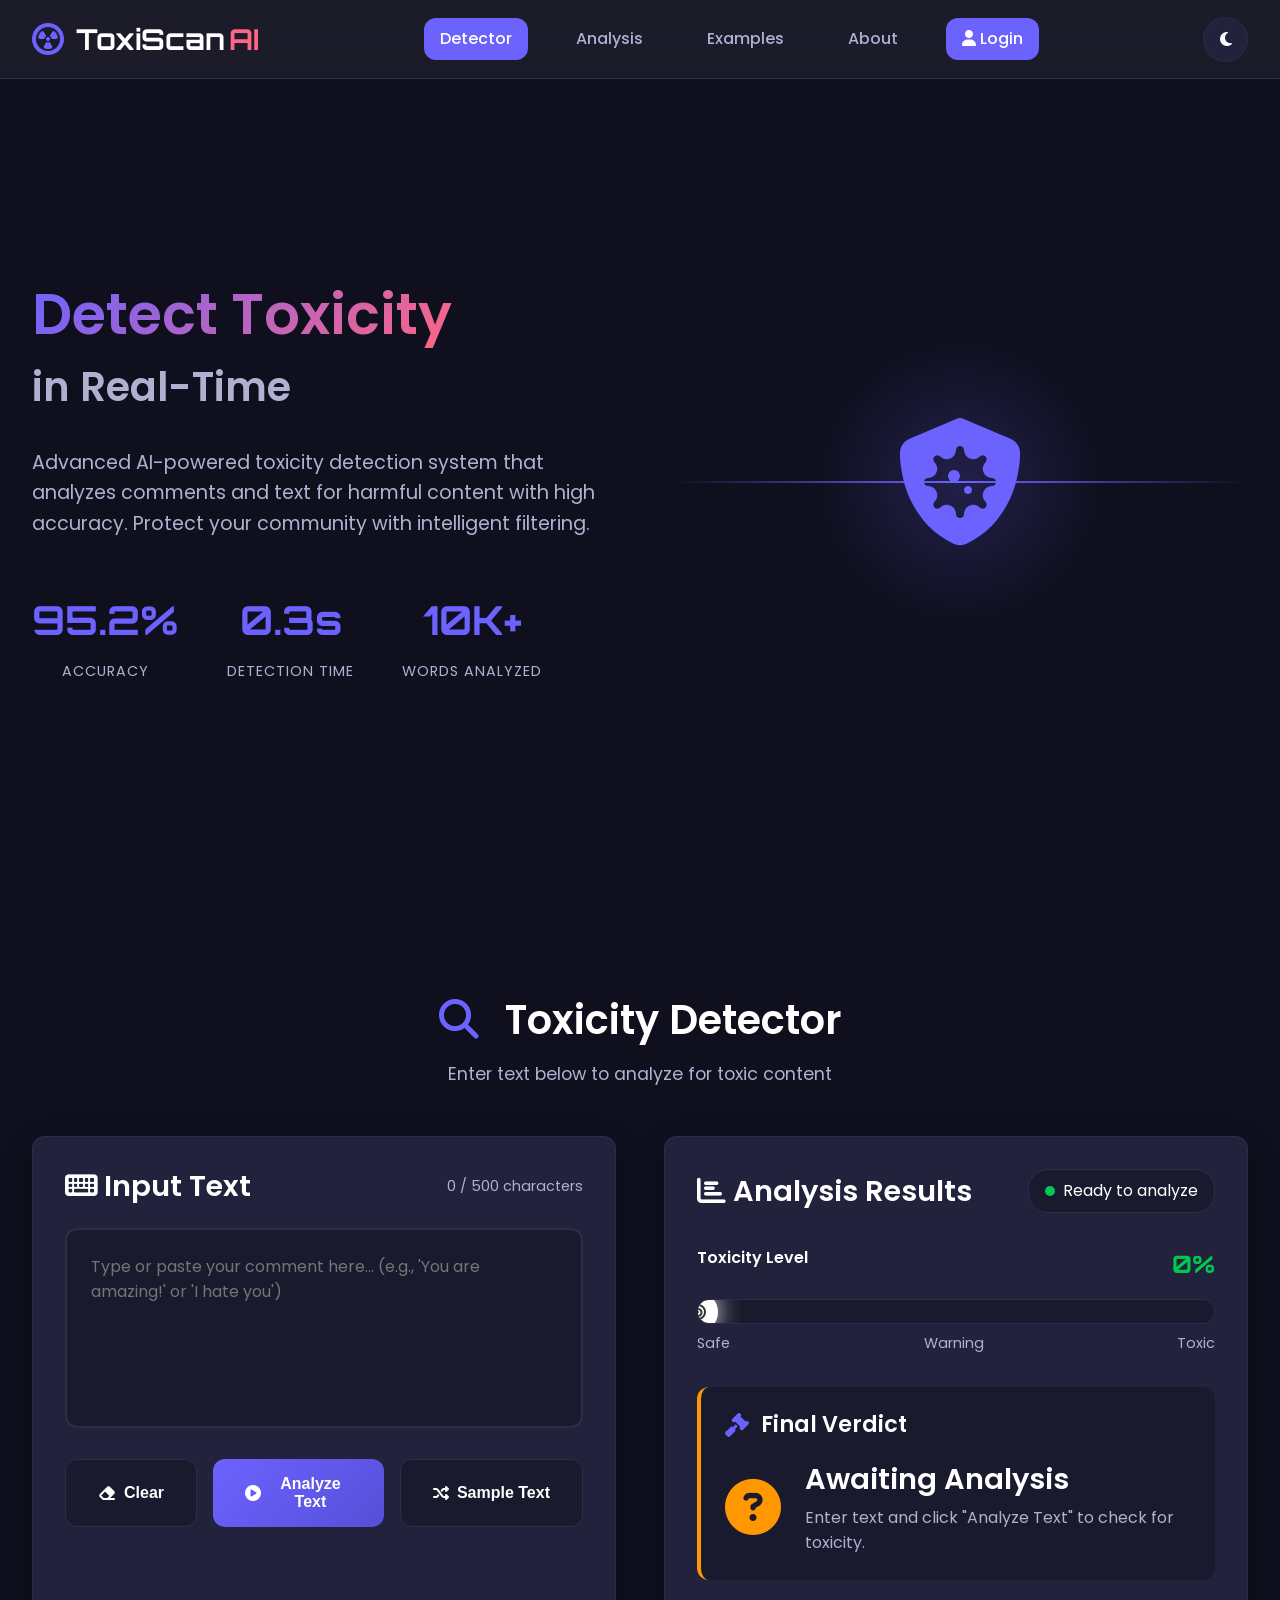
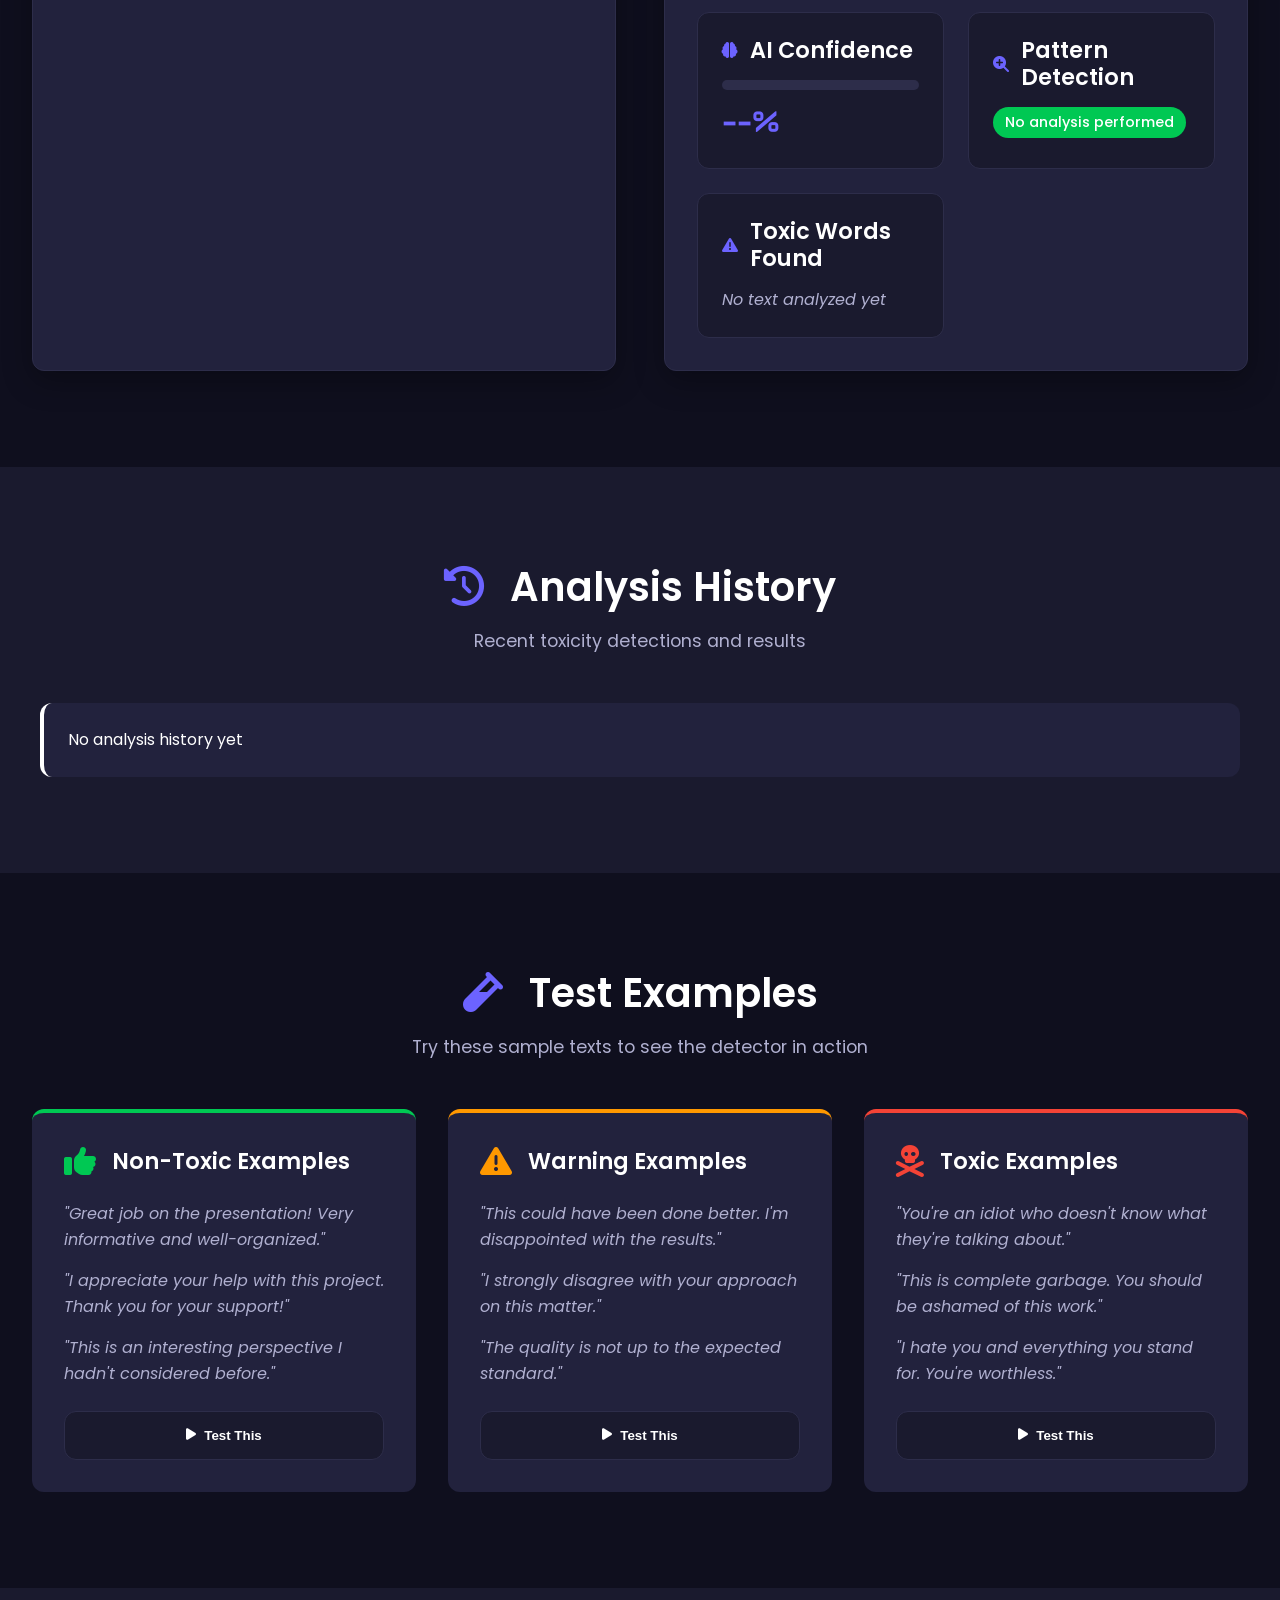
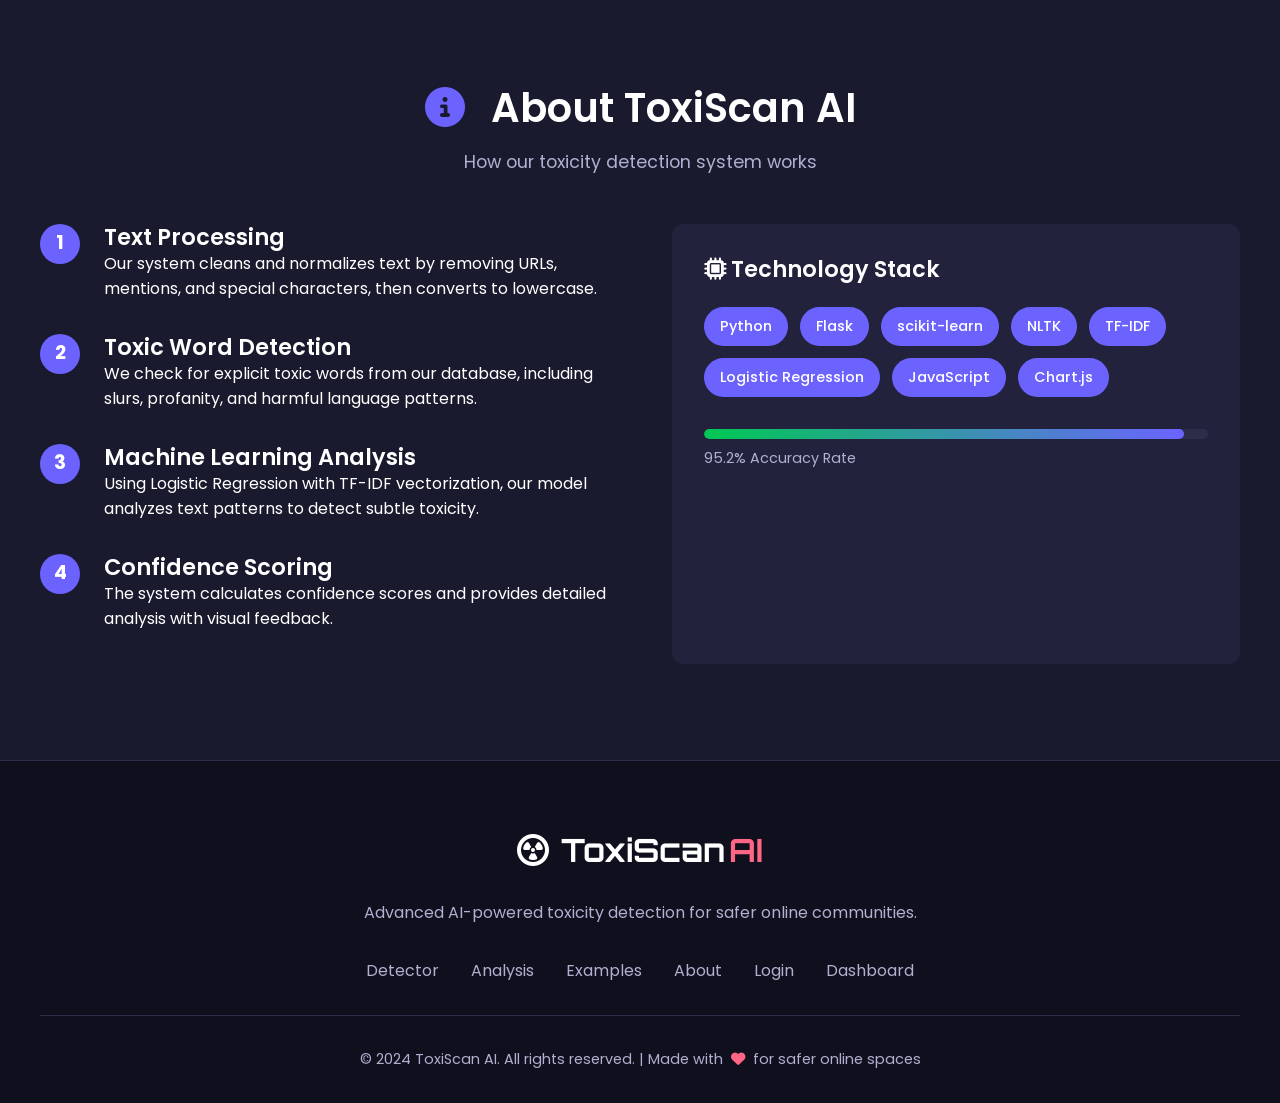
<file: templates/index.html>
<!doctype html>
<html lang="en" spellcheck="false">
<head>
    <meta charset="UTF-8" />
    <meta name="viewport" content="width=device-width, initial-scale=1.0" />
    <title>ToxiScan AI | Toxic Comment Detector</title>
    <link rel="stylesheet" href="https://cdnjs.cloudflare.com/ajax/libs/font-awesome/6.4.0/css/all.min.css" />
    <link rel="stylesheet" href="/static/css/style.css" />
    <link rel="preconnect" href="https://fonts.googleapis.com" />
    <link rel="preconnect" href="https://fonts.gstatic.com" crossorigin />
    <link href="https://fonts.googleapis.com/css2?family=Poppins:wght@300;400;500;600;700&family=Orbitron:wght@400;500;600&display=swap" rel="stylesheet" />
    <link rel="icon" type="image/x-icon" href="data:image/svg+xml,<svg xmlns='http://www.w3.org/2000/svg' viewBox='0 0 100 100'><text y='.9em' font-size='90'>☣️</text></svg>" />
</head>
<body>
    <!-- Navigation -->
    <nav class="navbar">
        <div class="nav-container">
            <div class="logo">
                <i class="fas fa-radiation-alt"></i>
                <span>ToxiScan<span class="logo-ai">AI</span></span>
            </div>
            <div class="nav-links">
                <a href="#detector" class="nav-link active">Detector</a>
                <a href="#analysis" class="nav-link">Analysis</a>
                <a href="#examples" class="nav-link">Examples</a>
                <a href="#about" class="nav-link">About</a>
                <!-- Login button - opens in new tab -->
                <a href="/login" class="nav-link login-btn-nav" target="_blank">
                    <i class="fas fa-user"></i> Login
                </a>
            </div>
            <div class="theme-toggle">
                <i class="fas fa-moon"></i>
            </div>
        </div>
    </nav>

    <!-- Hero Section -->
    <section class="hero">
        <div class="hero-content">
            <h1 class="hero-title">
                <span class="hero-gradient">Detect Toxicity</span>
                <br />
                <span class="hero-subtitle">in Real-Time</span>
            </h1>
            <p class="hero-description">
                Advanced AI-powered toxicity detection system that analyzes comments
                and text for harmful content with high accuracy. Protect your
                community with intelligent filtering.
            </p>
            <div class="hero-stats">
                <div class="stat">
                    <div class="stat-value">95.2%</div>
                    <div class="stat-label">Accuracy</div>
                </div>
                <div class="stat">
                    <div class="stat-value">0.3s</div>
                    <div class="stat-label">Detection Time</div>
                </div>
                <div class="stat">
                    <div class="stat-value">10K+</div>
                    <div class="stat-label">Words Analyzed</div>
                </div>
            </div>
        </div>
        <div class="hero-visual">
            <div class="pulse-circle"></div>
            <div class="scan-line"></div>
            <i class="fas fa-shield-virus"></i>
        </div>
    </section>

    <!-- Main Detector Section -->
    <section id="detector" class="detector-section">
        <div class="section-header">
            <h2><i class="fas fa-search"></i> Toxicity Detector</h2>
            <p>Enter text below to analyze for toxic content</p>
        </div>

        <div class="detector-container">
            <div class="input-area">
                <div class="input-header">
                    <h3><i class="fas fa-keyboard"></i> Input Text</h3>
                    <div class="char-count">
                        <span id="charCount">0</span> / 500 characters
                    </div>
                </div>
                <textarea id="textInput" placeholder="Type or paste your comment here... (e.g., 'You are amazing!' or 'I hate you')" maxlength="500"></textarea>
                <div class="input-actions">
                    <button id="clearBtn" class="btn-secondary">
                        <i class="fas fa-eraser"></i> Clear
                    </button>
                    <button id="analyzeBtn" class="btn-primary">
                        <i class="fas fa-play-circle"></i> Analyze Text
                    </button>
                    <button id="sampleBtn" class="btn-secondary">
                        <i class="fas fa-random"></i> Sample Text
                    </button>
                </div>
            </div>

            <div class="results-area">
                <div class="results-header">
                    <h3><i class="fas fa-chart-bar"></i> Analysis Results</h3>
                    <div class="status-indicator" id="statusIndicator">
                        <span class="status-dot"></span>
                        <span class="status-text">Ready</span>
                    </div>
                </div>

                <div class="toxicity-meter-container">
                    <div class="toxicity-label">
                        <span>Toxicity Level</span>
                        <span id="toxicityPercent">0%</span>
                    </div>
                    <div class="toxicity-meter">
                        <div class="meter-track">
                            <div class="glowing-line" id="toxicityLine"></div>
                            <div class="position-dot" id="toxicityDot">
                                <i class="fas fa-bullseye"></i>
                            </div>
                        </div>
                        <div class="meter-labels">
                            <span>Safe</span>
                            <span>Warning</span>
                            <span>Toxic</span>
                        </div>
                    </div>
                </div>

                <div class="verdict-card">
                    <div class="verdict-header">
                        <i class="fas fa-gavel"></i>
                        <h4>Final Verdict</h4>
                    </div>
                    <div class="verdict-content" id="verdictContent">
                        <div class="verdict-icon" id="verdictIcon">
                            <i class="fas fa-question-circle"></i>
                        </div>
                        <div class="verdict-text">
                            <h3 id="verdictTitle">Awaiting Analysis</h3>
                            <p id="verdictDescription">Enter text and click "Analyze Text" to check for toxicity.</p>
                        </div>
                    </div>
                </div>

                <div class="analysis-details">
                    <div class="detail-card">
                        <div class="detail-header">
                            <i class="fas fa-brain"></i>
                            <h4>AI Confidence</h4>
                        </div>
                        <div class="detail-content">
                            <div class="confidence-meter">
                                <div class="confidence-fill" id="confidenceFill"></div>
                            </div>
                            <div class="confidence-value" id="confidenceValue">--%</div>
                        </div>
                    </div>

                    <div class="detail-card">
                        <div class="detail-header">
                            <i class="fas fa-search-plus"></i>
                            <h4>Pattern Detection</h4>
                        </div>
                        <div class="detail-content">
                            <div class="pattern-tags" id="patternTags"></div>
                        </div>
                    </div>

                    <div class="detail-card">
                        <div class="detail-header">
                            <i class="fas fa-exclamation-triangle"></i>
                            <h4>Toxic Words Found</h4>
                        </div>
                        <div class="detail-content">
                            <div class="toxic-words" id="toxicWords"></div>
                        </div>
                    </div>
                </div>
            </div>
        </div>
    </section>

    <!-- Analysis History Section -->
    <section id="analysis" class="history-section">
        <div class="section-header">
            <h2><i class="fas fa-history"></i> Analysis History</h2>
            <p>Recent toxicity detections and results</p>
        </div>
        <div class="history-container">
            <div class="history-list" id="historyList"></div>
        </div>
    </section>

    <!-- Examples Section -->
    <section id="examples" class="examples-section">
        <div class="section-header">
            <h2><i class="fas fa-vial"></i> Test Examples</h2>
            <p>Try these sample texts to see the detector in action</p>
        </div>
        <div class="examples-container">
            <div class="example-card safe-example">
                <div class="example-header">
                    <i class="fas fa-thumbs-up"></i>
                    <h4>Non-Toxic Examples</h4>
                </div>
                <div class="example-content">
                    <p>"Great job on the presentation! Very informative and well-organized."</p>
                    <p>"I appreciate your help with this project. Thank you for your support!"</p>
                    <p>"This is an interesting perspective I hadn't considered before."</p>
                </div>
                <button class="example-btn" data-text="Great job on the presentation! Very informative and well-organized.">
                    <i class="fas fa-play"></i> Test This
                </button>
            </div>

            <div class="example-card warning-example">
                <div class="example-header">
                    <i class="fas fa-exclamation-triangle"></i>
                    <h4>Warning Examples</h4>
                </div>
                <div class="example-content">
                    <p>"This could have been done better. I'm disappointed with the results."</p>
                    <p>"I strongly disagree with your approach on this matter."</p>
                    <p>"The quality is not up to the expected standard."</p>
                </div>
                <button class="example-btn" data-text="This could have been done better. I'm disappointed with the results.">
                    <i class="fas fa-play"></i> Test This
                </button>
            </div>

            <div class="example-card toxic-example">
                <div class="example-header">
                    <i class="fas fa-skull-crossbones"></i>
                    <h4>Toxic Examples</h4>
                </div>
                <div class="example-content">
                    <p>"You're an idiot who doesn't know what they're talking about."</p>
                    <p>"This is complete garbage. You should be ashamed of this work."</p>
                    <p>"I hate you and everything you stand for. You're worthless."</p>
                </div>
                <button class="example-btn" data-text="You're an idiot who doesn't know what they're talking about.">
                    <i class="fas fa-play"></i> Test This
                </button>
            </div>
        </div>
    </section>

    <!-- About Section -->
    <section id="about" class="about-section">
        <div class="section-header">
            <h2><i class="fas fa-info-circle"></i> About ToxiScan AI</h2>
            <p>How our toxicity detection system works</p>
        </div>
        <div class="about-container">
            <div class="about-content">
                <div class="about-step">
                    <div class="step-number">1</div>
                    <div class="step-content">
                        <h4>Text Processing</h4>
                        <p>Our system cleans and normalizes text by removing URLs, mentions, and special characters, then converts to lowercase.</p>
                    </div>
                </div>
                <div class="about-step">
                    <div class="step-number">2</div>
                    <div class="step-content">
                        <h4>Toxic Word Detection</h4>
                        <p>We check for explicit toxic words from our database, including slurs, profanity, and harmful language patterns.</p>
                    </div>
                </div>
                <div class="about-step">
                    <div class="step-number">3</div>
                    <div class="step-content">
                        <h4>Machine Learning Analysis</h4>
                        <p>Using Logistic Regression with TF-IDF vectorization, our model analyzes text patterns to detect subtle toxicity.</p>
                    </div>
                </div>
                <div class="about-step">
                    <div class="step-number">4</div>
                    <div class="step-content">
                        <h4>Confidence Scoring</h4>
                        <p>The system calculates confidence scores and provides detailed analysis with visual feedback.</p>
                    </div>
                </div>
            </div>
            <div class="about-tech">
                <h4><i class="fas fa-microchip"></i> Technology Stack</h4>
                <div class="tech-tags">
                    <span class="tech-tag">Python</span>
                    <span class="tech-tag">Flask</span>
                    <span class="tech-tag">scikit-learn</span>
                    <span class="tech-tag">NLTK</span>
                    <span class="tech-tag">TF-IDF</span>
                    <span class="tech-tag">Logistic Regression</span>
                    <span class="tech-tag">JavaScript</span>
                    <span class="tech-tag">Chart.js</span>
                </div>
                <div class="accuracy-display">
                    <div class="accuracy-meter">
                        <div class="accuracy-fill" style="width: 95.2%"></div>
                    </div>
                    <div class="accuracy-text">95.2% Accuracy Rate</div>
                </div>
            </div>
        </div>
    </section>

    <!-- Footer -->
    <footer class="footer">
        <div class="footer-content">
            <div class="footer-logo">
                <i class="fas fa-radiation-alt"></i>
                <span>ToxiScan<span class="logo-ai">AI</span></span>
            </div>
            <p class="footer-description">Advanced AI-powered toxicity detection for safer online communities.</p>
            <div class="footer-links">
                <a href="#detector">Detector</a>
                <a href="#analysis">Analysis</a>
                <a href="#examples">Examples</a>
                <a href="#about">About</a>
                <a href="/login">Login</a>
                <a href="/dashboard">Dashboard</a>
            </div>
            <div class="footer-bottom">
                <p>&copy; 2024 ToxiScan AI. All rights reserved. | Made with <i class="fas fa-heart"></i> for safer online spaces</p>
            </div>
        </div>
    </footer>

    <!-- Loading Overlay -->
    <div class="loading-overlay" id="loadingOverlay">
        <div class="loading-content">
            <div class="loading-spinner">
                <div class="spinner-circle"></div>
                <i class="fas fa-shield-alt"></i>
            </div>
            <h3>Analyzing Text</h3>
            <p>Scanning for toxic patterns...</p>
        </div>
    </div>

    <script src="/static/js/script.js"></script>
</body>
</html>
</file>
<file: static/css/style.css>
/* Reset & Base Styles */
* {
    margin: 0;
    padding: 0;
    box-sizing: border-box;
}

:root {
    --primary-color: #6c63ff;
    --primary-dark: #554fd8;
    --secondary-color: #ff6584;
    --safe-color: #00c853;
    --warning-color: #ff9800;
    --danger-color: #f44336;
    --bg-color: #0f0f1e;
    --bg-light: #1a1a2e;
    --card-bg: #22223d;
    --text-primary: #ffffff;
    --text-secondary: #b0b0d0;
    --border-color: #2d2d4a;
    --shadow-color: rgba(0, 0, 0, 0.3);
    --glass-bg: rgba(255, 255, 255, 0.05);
    --transition: all 0.3s ease;
    --border-radius: 12px;
}

[data-theme="light"] {
    --bg-color: #f8f9ff;
    --bg-light: #ffffff;
    --card-bg: #ffffff;
    --text-primary: #1a1a2e;
    --text-secondary: #4a4a6e;
    --border-color: #e1e1f0;
    --shadow-color: rgba(0, 0, 0, 0.08);
    --glass-bg: rgba(255, 255, 255, 0.7);
}

body {
    font-family: 'Poppins', sans-serif;
    background-color: var(--bg-color);
    color: var(--text-primary);
    line-height: 1.6;
    overflow-x: hidden;
    transition: var(--transition);
}

/* Typography */
h1,
h2,
h3,
h4 {
    font-weight: 600;
    line-height: 1.2;
}

h1 {
    font-size: 3.5rem;
}

h2 {
    font-size: 2.5rem;
}

h3 {
    font-size: 1.8rem;
}

h4 {
    font-size: 1.4rem;
}

@media (max-width: 768px) {
    h1 {
        font-size: 2.5rem;
    }

    h2 {
        font-size: 2rem;
    }

    h3 {
        font-size: 1.5rem;
    }
}

/* Navigation */
.navbar {
    position: fixed;
    top: 0;
    width: 100%;
    background: var(--glass-bg);
    backdrop-filter: blur(10px);
    border-bottom: 1px solid var(--border-color);
    z-index: 1000;
    padding: 1rem 2rem;
}

.nav-container {
    max-width: 1400px;
    margin: 0 auto;
    display: flex;
    justify-content: space-between;
    align-items: center;
}

.logo {
    display: flex;
    align-items: center;
    gap: 0.75rem;
    font-size: 1.8rem;
    font-weight: 700;
    font-family: 'Orbitron', sans-serif;
}

.logo i {
    color: var(--primary-color);
    font-size: 2rem;
}

.logo-ai {
    color: var(--secondary-color);
    margin-left: 0.25rem;
}

.nav-links {
    display: flex;
    gap: 2rem;
    align-items: center;
}

.nav-link {
    color: var(--text-secondary);
    text-decoration: none;
    font-weight: 500;
    padding: 0.5rem 1rem;
    border-radius: var(--border-radius);
    transition: var(--transition);
}

.nav-link:hover,
.nav-link.active {
    color: var(--text-primary);
    background: var(--primary-color);
}

.login-btn-nav {
    background: var(--primary-color);
    color: white !important;
}

.theme-toggle {
    background: var(--card-bg);
    border-radius: 50%;
    width: 45px;
    height: 45px;
    display: flex;
    align-items: center;
    justify-content: center;
    cursor: pointer;
    transition: var(--transition);
    border: 1px solid var(--border-color);
}

.theme-toggle:hover {
    transform: rotate(30deg);
    background: var(--primary-color);
    color: white;
}

/* Hero Section */
.hero {
    min-height: 100vh;
    display: flex;
    align-items: center;
    justify-content: space-between;
    padding: 8rem 2rem 4rem;
    max-width: 1400px;
    margin: 0 auto;
    gap: 4rem;
}

.hero-content {
    flex: 1;
}

.hero-gradient {
    background: linear-gradient(135deg, var(--primary-color), var(--secondary-color));
    -webkit-background-clip: text;
    background-clip: text;
    color: transparent;
    display: inline-block;
}

.hero-subtitle {
    font-size: 2.5rem;
    color: var(--text-secondary);
}

.hero-description {
    font-size: 1.2rem;
    color: var(--text-secondary);
    margin: 2rem 0;
    max-width: 600px;
}

.hero-stats {
    display: flex;
    gap: 3rem;
    margin-top: 3rem;
}

.stat {
    text-align: center;
}

.stat-value {
    font-size: 2.5rem;
    font-weight: 700;
    color: var(--primary-color);
    font-family: 'Orbitron', sans-serif;
}

.stat-label {
    color: var(--text-secondary);
    font-size: 0.9rem;
    text-transform: uppercase;
    letter-spacing: 1px;
    margin-top: 0.5rem;
}

.hero-visual {
    flex: 1;
    position: relative;
    display: flex;
    align-items: center;
    justify-content: center;
    min-height: 400px;
}

.pulse-circle {
    position: absolute;
    width: 300px;
    height: 300px;
    border-radius: 50%;
    background: radial-gradient(circle, var(--primary-color) 0%, transparent 70%);
    opacity: 0.2;
    animation: pulse 3s infinite alternate;
}

@keyframes pulse {
    0% {
        transform: scale(1);
        opacity: 0.2;
    }

    100% {
        transform: scale(1.1);
        opacity: 0.3;
    }
}

.scan-line {
    position: absolute;
    width: 100%;
    height: 2px;
    background: linear-gradient(90deg, transparent, var(--primary-color), transparent);
    animation: scan 2s linear infinite;
}

@keyframes scan {
    0% {
        top: 0;
    }

    100% {
        top: 100%;
    }
}

.hero-visual i {
    font-size: 8rem;
    color: var(--primary-color);
    z-index: 2;
    animation: float 6s ease-in-out infinite;
}

@keyframes float {

    0%,
    100% {
        transform: translateY(0);
    }

    50% {
        transform: translateY(-20px);
    }
}

/* Section Styles */
.section-header {
    text-align: center;
    margin-bottom: 3rem;
}

.section-header h2 {
    margin-bottom: 1rem;
}

.section-header h2 i {
    margin-right: 1rem;
    color: var(--primary-color);
}

.section-header p {
    color: var(--text-secondary);
    font-size: 1.1rem;
}

/* Detector Section */
.detector-section {
    padding: 6rem 2rem;
    max-width: 1400px;
    margin: 0 auto;
}

.detector-container {
    display: grid;
    grid-template-columns: 1fr 1fr;
    gap: 3rem;
    margin-top: 2rem;
}

@media (max-width: 1024px) {
    .detector-container {
        grid-template-columns: 1fr;
    }
}

.input-area,
.results-area {
    background: var(--card-bg);
    border-radius: var(--border-radius);
    padding: 2rem;
    border: 1px solid var(--border-color);
    box-shadow: 0 10px 30px var(--shadow-color);
}

.input-header {
    display: flex;
    justify-content: space-between;
    align-items: center;
    margin-bottom: 1.5rem;
}

.char-count {
    color: var(--text-secondary);
    font-size: 0.9rem;
}

textarea {
    width: 100%;
    height: 200px;
    background: var(--bg-light);
    border: 2px solid var(--border-color);
    border-radius: var(--border-radius);
    padding: 1.5rem;
    color: var(--text-primary);
    font-size: 1rem;
    resize: none;
    transition: var(--transition);
    font-family: 'Poppins', sans-serif;
}

textarea:focus {
    outline: none;
    border-color: var(--primary-color);
    box-shadow: 0 0 0 3px rgba(108, 99, 255, 0.1);
}

.input-actions {
    display: flex;
    gap: 1rem;
    margin-top: 1.5rem;
    flex-wrap: wrap;
}

/* Button Styles */
.btn-primary,
.btn-secondary {
    padding: 1rem 2rem;
    border: none;
    border-radius: var(--border-radius);
    font-size: 1rem;
    font-weight: 600;
    cursor: pointer;
    transition: var(--transition);
    display: flex;
    align-items: center;
    gap: 0.5rem;
}

.btn-primary {
    background: linear-gradient(135deg, var(--primary-color), var(--primary-dark));
    color: white;
    flex: 1;
}

.btn-primary:hover {
    transform: translateY(-3px);
    box-shadow: 0 10px 20px rgba(108, 99, 255, 0.3);
}

.btn-secondary {
    background: var(--bg-light);
    color: var(--text-primary);
    border: 1px solid var(--border-color);
}

.btn-secondary:hover {
    background: var(--border-color);
    transform: translateY(-2px);
}

/* Results Area */
.results-header {
    display: flex;
    justify-content: space-between;
    align-items: center;
    margin-bottom: 2rem;
}

.status-indicator {
    display: flex;
    align-items: center;
    gap: 0.5rem;
    padding: 0.5rem 1rem;
    background: var(--bg-light);
    border-radius: 20px;
    border: 1px solid var(--border-color);
}

.status-dot {
    width: 10px;
    height: 10px;
    border-radius: 50%;
    background: var(--warning-color);
    animation: blink 2s infinite;
}

@keyframes blink {

    0%,
    100% {
        opacity: 1;
    }

    50% {
        opacity: 0.5;
    }
}

/* Toxicity Meter */
.toxicity-meter-container {
    margin-bottom: 2rem;
}

.toxicity-label {
    display: flex;
    justify-content: space-between;
    margin-bottom: 1rem;
    font-weight: 600;
}

#toxicityPercent {
    font-size: 1.5rem;
    font-weight: 700;
    color: var(--safe-color);
    font-family: 'Orbitron', sans-serif;
}

.meter-track {
    height: 25px;
    background: var(--bg-light);
    border-radius: 12px;
    position: relative;
    overflow: hidden;
    border: 1px solid var(--border-color);
    margin-bottom: 0.5rem;
}

.glowing-line {
    height: 100%;
    width: 0%;
    border-radius: 12px;
    background: linear-gradient(90deg, var(--safe-color) 0%, var(--warning-color) 50%, var(--danger-color) 100%);
    position: relative;
    transition: width 1.5s cubic-bezier(0.34, 1.56, 0.64, 1);
    box-shadow: 0 0 20px rgba(0, 200, 83, 0.5);
}

.position-dot {
    position: absolute;
    top: 50%;
    left: 0%;
    transform: translate(-50%, -50%);
    width: 40px;
    height: 40px;
    border-radius: 50%;
    background: white;
    box-shadow: 0 0 25px rgba(255, 255, 255, 0.9);
    transition: left 1.5s cubic-bezier(0.34, 1.56, 0.64, 1);
    z-index: 10;
    display: flex;
    justify-content: center;
    align-items: center;
}

.position-dot i {
    font-size: 16px;
    color: #333;
}

.meter-labels {
    display: flex;
    justify-content: space-between;
    color: var(--text-secondary);
    font-size: 0.9rem;
}

/* Verdict Card */
.verdict-card {
    background: var(--bg-light);
    border-radius: var(--border-radius);
    padding: 1.5rem;
    margin-bottom: 2rem;
    border-left: 4px solid var(--warning-color);
}

.verdict-header {
    display: flex;
    align-items: center;
    gap: 0.75rem;
    margin-bottom: 1.5rem;
}

.verdict-header i {
    color: var(--primary-color);
    font-size: 1.5rem;
}

.verdict-content {
    display: flex;
    align-items: center;
    gap: 1.5rem;
}

.verdict-icon {
    font-size: 3.5rem;
    color: var(--warning-color);
}

.verdict-text h3 {
    margin-bottom: 0.5rem;
}

.verdict-text p {
    color: var(--text-secondary);
}

/* Analysis Details */
.analysis-details {
    display: grid;
    grid-template-columns: repeat(auto-fit, minmax(200px, 1fr));
    gap: 1.5rem;
}

.detail-card {
    background: var(--bg-light);
    border-radius: var(--border-radius);
    padding: 1.5rem;
    border: 1px solid var(--border-color);
}

.detail-header {
    display: flex;
    align-items: center;
    gap: 0.75rem;
    margin-bottom: 1rem;
}

.detail-header i {
    color: var(--primary-color);
}

.confidence-meter {
    height: 10px;
    background: var(--border-color);
    border-radius: 5px;
    overflow: hidden;
    margin-bottom: 0.5rem;
}

.confidence-fill {
    height: 100%;
    width: 0%;
    background: linear-gradient(90deg, var(--safe-color), var(--primary-color));
    border-radius: 5px;
    transition: width 1s ease;
}

.confidence-value {
    font-size: 1.8rem;
    font-weight: 700;
    color: var(--primary-color);
    font-family: 'Orbitron', sans-serif;
}

.pattern-tags,
.toxic-words {
    display: flex;
    flex-wrap: wrap;
    gap: 0.5rem;
}

.pattern-tag,
.toxic-word {
    background: var(--danger-color);
    color: white;
    padding: 0.25rem 0.75rem;
    border-radius: 20px;
    font-size: 0.9rem;
    font-weight: 500;
}

.pattern-tag.safe {
    background: var(--safe-color);
}

.pattern-tag.warning {
    background: var(--warning-color);
}

/* History Section */
.history-section {
    padding: 6rem 2rem;
    background: var(--bg-light);
}

.history-container {
    max-width: 1200px;
    margin: 0 auto;
}

.history-list {
    display: flex;
    flex-direction: column;
    gap: 1rem;
}

.history-item {
    background: var(--card-bg);
    border-radius: var(--border-radius);
    padding: 1.5rem;
    border-left: 4px solid;
    display: flex;
    justify-content: space-between;
    align-items: center;
    animation: slideIn 0.5s ease;
    cursor: pointer;
}

@keyframes slideIn {
    from {
        transform: translateX(-20px);
        opacity: 0;
    }

    to {
        transform: translateX(0);
        opacity: 1;
    }
}

.history-item.safe {
    border-color: var(--safe-color);
}

.history-item.warning {
    border-color: var(--warning-color);
}

.history-item.toxic {
    border-color: var(--danger-color);
}

.history-text {
    flex: 1;
    margin-right: 2rem;
    overflow: hidden;
    text-overflow: ellipsis;
    white-space: nowrap;
}

.history-stats {
    display: flex;
    gap: 1.5rem;
    align-items: center;
}

.history-confidence {
    font-family: 'Orbitron', sans-serif;
    font-weight: 600;
}

.history-confidence.safe {
    color: var(--safe-color);
}

.history-confidence.warning {
    color: var(--warning-color);
}

.history-confidence.toxic {
    color: var(--danger-color);
}

/* Examples Section */
.examples-section {
    padding: 6rem 2rem;
    max-width: 1400px;
    margin: 0 auto;
}

.examples-container {
    display: grid;
    grid-template-columns: repeat(auto-fit, minmax(300px, 1fr));
    gap: 2rem;
}

.example-card {
    background: var(--card-bg);
    border-radius: var(--border-radius);
    padding: 2rem;
    border-top: 4px solid;
    transition: var(--transition);
}

.example-card:hover {
    transform: translateY(-10px);
    box-shadow: 0 20px 40px var(--shadow-color);
}

.safe-example {
    border-color: var(--safe-color);
}

.warning-example {
    border-color: var(--warning-color);
}

.toxic-example {
    border-color: var(--danger-color);
}

.example-header {
    display: flex;
    align-items: center;
    gap: 1rem;
    margin-bottom: 1.5rem;
}

.example-header i {
    font-size: 2rem;
}

.safe-example .example-header i {
    color: var(--safe-color);
}

.warning-example .example-header i {
    color: var(--warning-color);
}

.toxic-example .example-header i {
    color: var(--danger-color);
}

.example-content p {
    margin-bottom: 1rem;
    color: var(--text-secondary);
    font-style: italic;
}

.example-btn {
    width: 100%;
    padding: 1rem;
    background: var(--bg-light);
    border: 1px solid var(--border-color);
    border-radius: var(--border-radius);
    color: var(--text-primary);
    font-weight: 600;
    cursor: pointer;
    transition: var(--transition);
    margin-top: 1.5rem;
    display: flex;
    align-items: center;
    justify-content: center;
    gap: 0.5rem;
}

.example-btn:hover {
    background: var(--primary-color);
    color: white;
}

/* About Section */
.about-section {
    padding: 6rem 2rem;
    background: var(--bg-light);
}

.about-container {
    max-width: 1200px;
    margin: 0 auto;
    display: grid;
    grid-template-columns: 1fr 1fr;
    gap: 4rem;
}

@media (max-width: 1024px) {
    .about-container {
        grid-template-columns: 1fr;
    }
}

.about-step {
    display: flex;
    gap: 1.5rem;
    margin-bottom: 2rem;
    align-items: flex-start;
}

.step-number {
    min-width: 40px;
    height: 40px;
    background: var(--primary-color);
    color: white;
    border-radius: 50%;
    display: flex;
    align-items: center;
    justify-content: center;
    font-weight: 700;
    font-size: 1.2rem;
}

.about-tech {
    background: var(--card-bg);
    border-radius: var(--border-radius);
    padding: 2rem;
}

.tech-tags {
    display: flex;
    flex-wrap: wrap;
    gap: 0.75rem;
    margin: 1.5rem 0;
}

.tech-tag {
    background: var(--primary-color);
    color: white;
    padding: 0.5rem 1rem;
    border-radius: 20px;
    font-size: 0.9rem;
    font-weight: 500;
}

.accuracy-display {
    margin-top: 2rem;
}

.accuracy-meter {
    height: 10px;
    background: var(--border-color);
    border-radius: 5px;
    overflow: hidden;
    margin-bottom: 0.5rem;
}

.accuracy-fill {
    height: 100%;
    background: linear-gradient(90deg, var(--safe-color), var(--primary-color));
    border-radius: 5px;
}

.accuracy-text {
    color: var(--text-secondary);
    font-size: 0.9rem;
}

/* Footer */
.footer {
    background: var(--bg-color);
    border-top: 1px solid var(--border-color);
    padding: 4rem 2rem 2rem;
}

.footer-content {
    max-width: 1200px;
    margin: 0 auto;
    text-align: center;
}

.footer-logo {
    display: flex;
    align-items: center;
    justify-content: center;
    gap: 0.75rem;
    font-size: 2rem;
    font-weight: 700;
    font-family: 'Orbitron', sans-serif;
    margin-bottom: 1.5rem;
}

.footer-description {
    color: var(--text-secondary);
    max-width: 600px;
    margin: 0 auto 2rem;
}

.footer-links {
    display: flex;
    justify-content: center;
    gap: 2rem;
    margin-bottom: 2rem;
    flex-wrap: wrap;
}

.footer-links a {
    color: var(--text-secondary);
    text-decoration: none;
    transition: var(--transition);
}

.footer-links a:hover {
    color: var(--primary-color);
}

.footer-bottom {
    color: var(--text-secondary);
    font-size: 0.9rem;
    padding-top: 2rem;
    border-top: 1px solid var(--border-color);
}

.footer-bottom i {
    color: var(--secondary-color);
    margin: 0 0.25rem;
}

/* Loading Overlay */
.loading-overlay {
    position: fixed;
    top: 0;
    left: 0;
    width: 100%;
    height: 100%;
    background: rgba(15, 15, 30, 0.95);
    display: none;
    align-items: center;
    justify-content: center;
    z-index: 2000;
    backdrop-filter: blur(5px);
}

.loading-content {
    text-align: center;
}

.loading-spinner {
    position: relative;
    width: 100px;
    height: 100px;
    margin: 0 auto 2rem;
}

.spinner-circle {
    position: absolute;
    width: 100%;
    height: 100%;
    border: 4px solid transparent;
    border-top-color: var(--primary-color);
    border-radius: 50%;
    animation: spin 1s linear infinite;
}

@keyframes spin {
    0% {
        transform: rotate(0deg);
    }

    100% {
        transform: rotate(360deg);
    }
}

.loading-spinner i {
    position: absolute;
    top: 50%;
    left: 50%;
    transform: translate(-50%, -50%);
    font-size: 2.5rem;
    color: var(--primary-color);
}

/* Responsive Design */
@media (max-width: 768px) {
    .hero {
        flex-direction: column;
        text-align: center;
        padding-top: 6rem;
    }

    .hero-stats {
        justify-content: center;
        flex-wrap: wrap;
        gap: 2rem;
    }

    .nav-links {
        display: none;
    }

    .detector-section,
    .history-section,
    .examples-section,
    .about-section {
        padding: 4rem 1rem;
    }
}

/* Scrollbar */
::-webkit-scrollbar {
    width: 10px;
}

::-webkit-scrollbar-track {
    background: var(--bg-light);
}

::-webkit-scrollbar-thumb {
    background: var(--primary-color);
    border-radius: 5px;
}

::-webkit-scrollbar-thumb:hover {
    background: var(--primary-dark);
}
</file>
